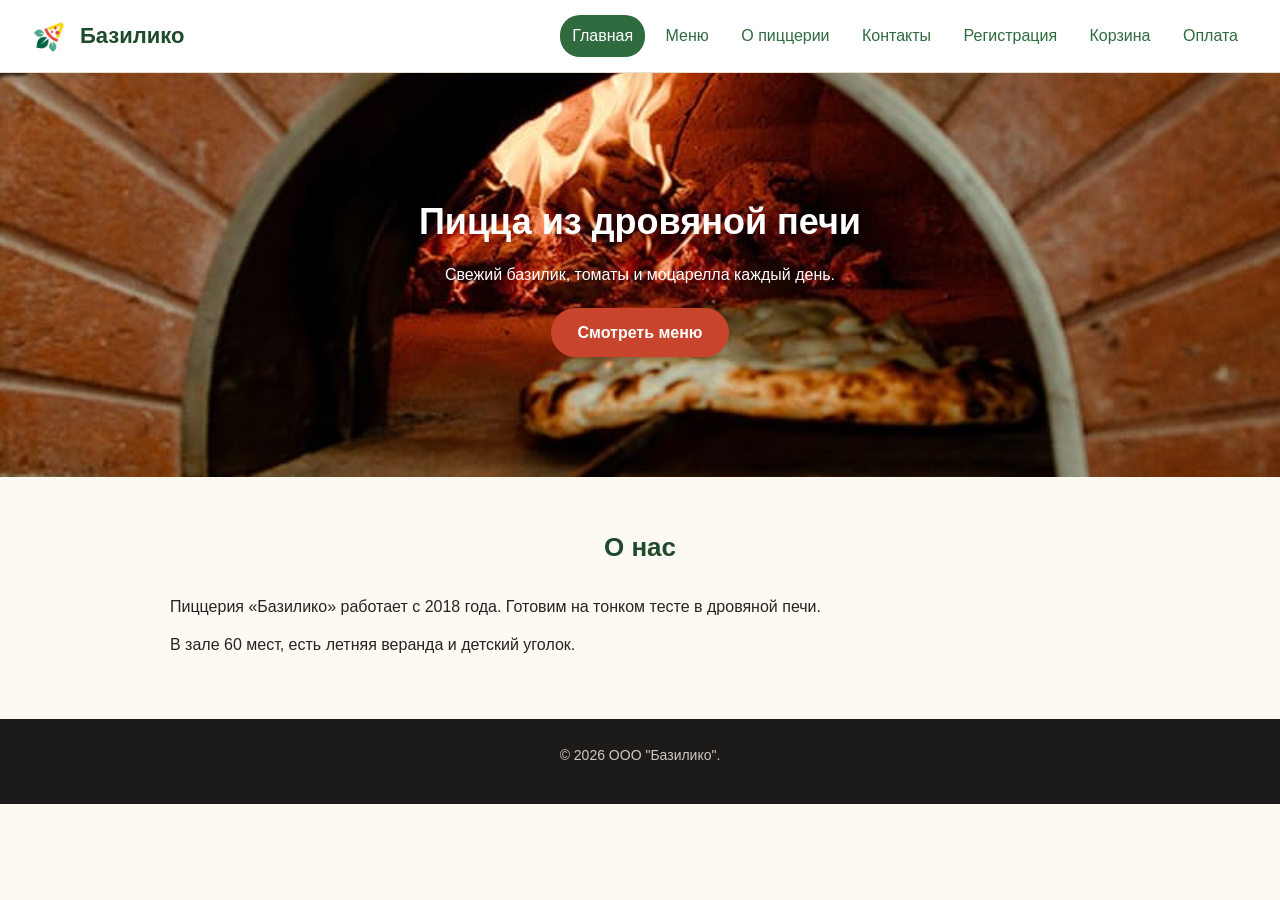
<file: index.html>
<!DOCTYPE html>
<html lang="ru">
<head>
  <meta charset="UTF-8">
  <meta name="viewport" content="width=device-width, initial-scale=1.0">
  <title>Пиццерия "Базилико" - Главная</title>
  <link rel="stylesheet" href="style.css">
</head>
<body>
  <header class="header">
    <a href="index.html" class="logo">
      <img src="img/logo.jpg" alt="Логотип Базилико">
      <span>Базилико</span>
    </a>
    <button class="burger" id="burger">☰</button>
    <nav class="menu" id="menu">
      <a href="index.html" class="active">Главная</a>
      <a href="menu.html">Меню</a>
      <a href="about.html">О пиццерии</a>
      <a href="contacts.html">Контакты</a>
      <a href="registration.html">Регистрация</a>
      <a href="cart.html">Корзина</a>
      <a href="payment.html">Оплата</a>
    </nav>
  </header>
  <section class="hero">
    <h1>Пицца из дровяной печи</h1>
    <p>Свежий базилик, томаты и моцарелла каждый день.</p>
    <a href="menu.html" class="btn">Смотреть меню</a>
  </section>
  <section class="block">
    <h2>О нас</h2>
    <p>Пиццерия «Базилико» работает с 2018 года. Готовим на тонком тесте в дровяной печи.</p>
    <p>В зале 60 мест, есть летняя веранда и детский уголок.</p>
  </section>
  <footer class="footer">
    <p>© 2026 ООО "Базилико".</p>
  </footer>
  <script src="script.js"></script>
</body>
</html>
</file>
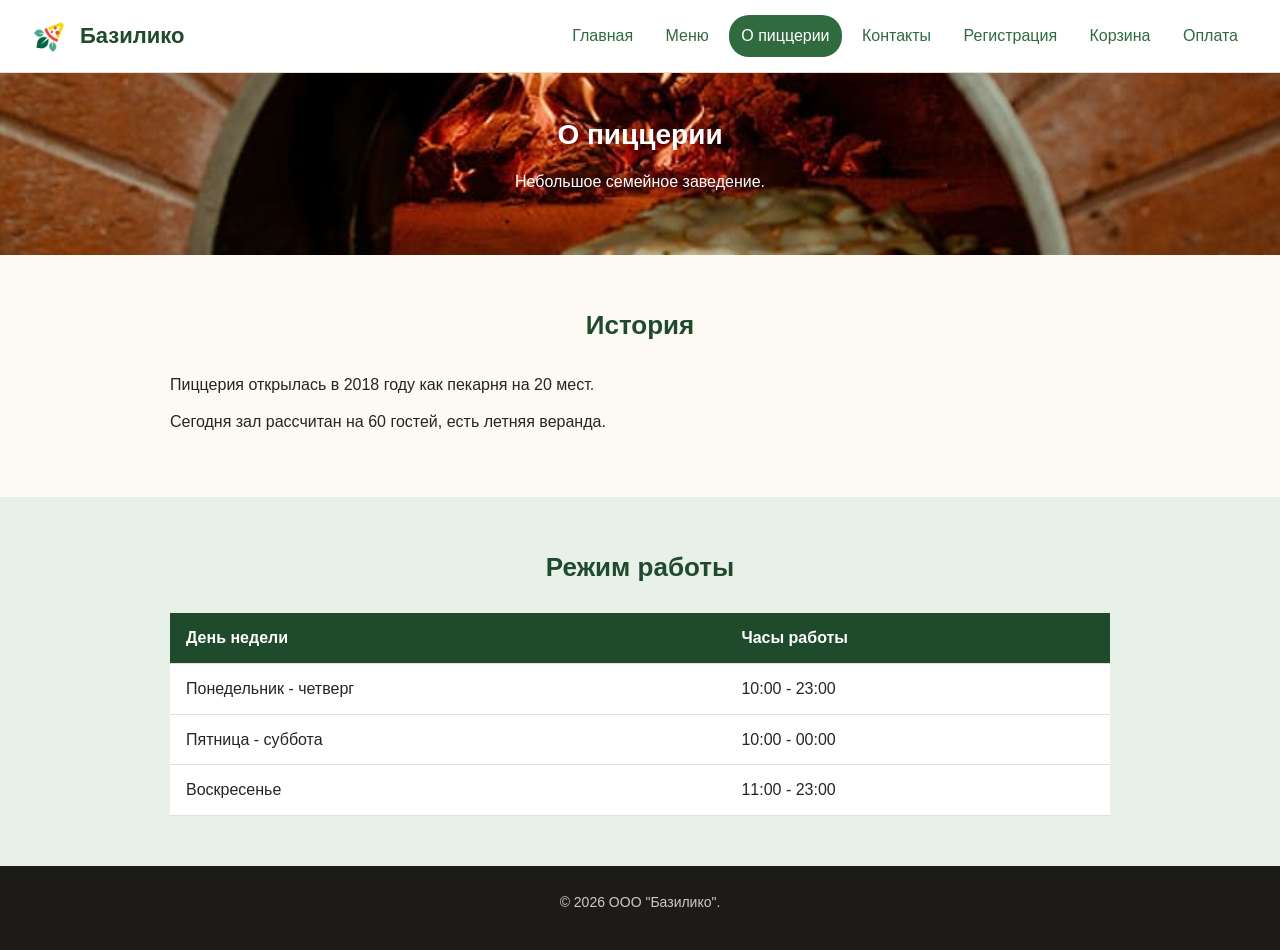
<file: about.html>
<!DOCTYPE html>
<html lang="ru">
<head>
  <meta charset="UTF-8">
  <meta name="viewport" content="width=device-width, initial-scale=1.0">
  <title>О пиццерии - "Базилико"</title>
  <link rel="stylesheet" href="style.css">
</head>
<body>
  <header class="header">
    <a href="index.html" class="logo">
      <img src="img/logo.jpg" alt="Логотип Базилико">
      <span>Базилико</span>
    </a>
    <button class="burger" id="burger">☰</button>
    <nav class="menu" id="menu">
      <a href="index.html">Главная</a>
      <a href="menu.html">Меню</a>
      <a href="about.html" class="active">О пиццерии</a>
      <a href="contacts.html">Контакты</a>
      <a href="registration.html">Регистрация</a>
      <a href="cart.html">Корзина</a>
      <a href="payment.html">Оплата</a>
    </nav>
  </header>
  <section class="hero small">
    <h1>О пиццерии</h1>
    <p>Небольшое семейное заведение.</p>
  </section>
  <section class="block">
    <h2>История</h2>
    <p>Пиццерия открылась в 2018 году как пекарня на 20 мест.</p>
    <p>Сегодня зал рассчитан на 60 гостей, есть летняя веранда.</p>
  </section>
  <section class="block gray">
    <h2>Режим работы</h2>
    <table>
      <tr>
        <th>День недели</th>
        <th>Часы работы</th>
      </tr>
      <tr>
        <td>Понедельник - четверг</td>
        <td>10:00 - 23:00</td>
      </tr>
      <tr>
        <td>Пятница - суббота</td>
        <td>10:00 - 00:00</td>
      </tr>
      <tr>
        <td>Воскресенье</td>
        <td>11:00 - 23:00</td>
      </tr>
    </table>
  </section>
  <footer class="footer">
    <p>© 2026 ООО "Базилико".</p>
  </footer>
  <script src="script.js"></script>
</body>
</html>
</file>
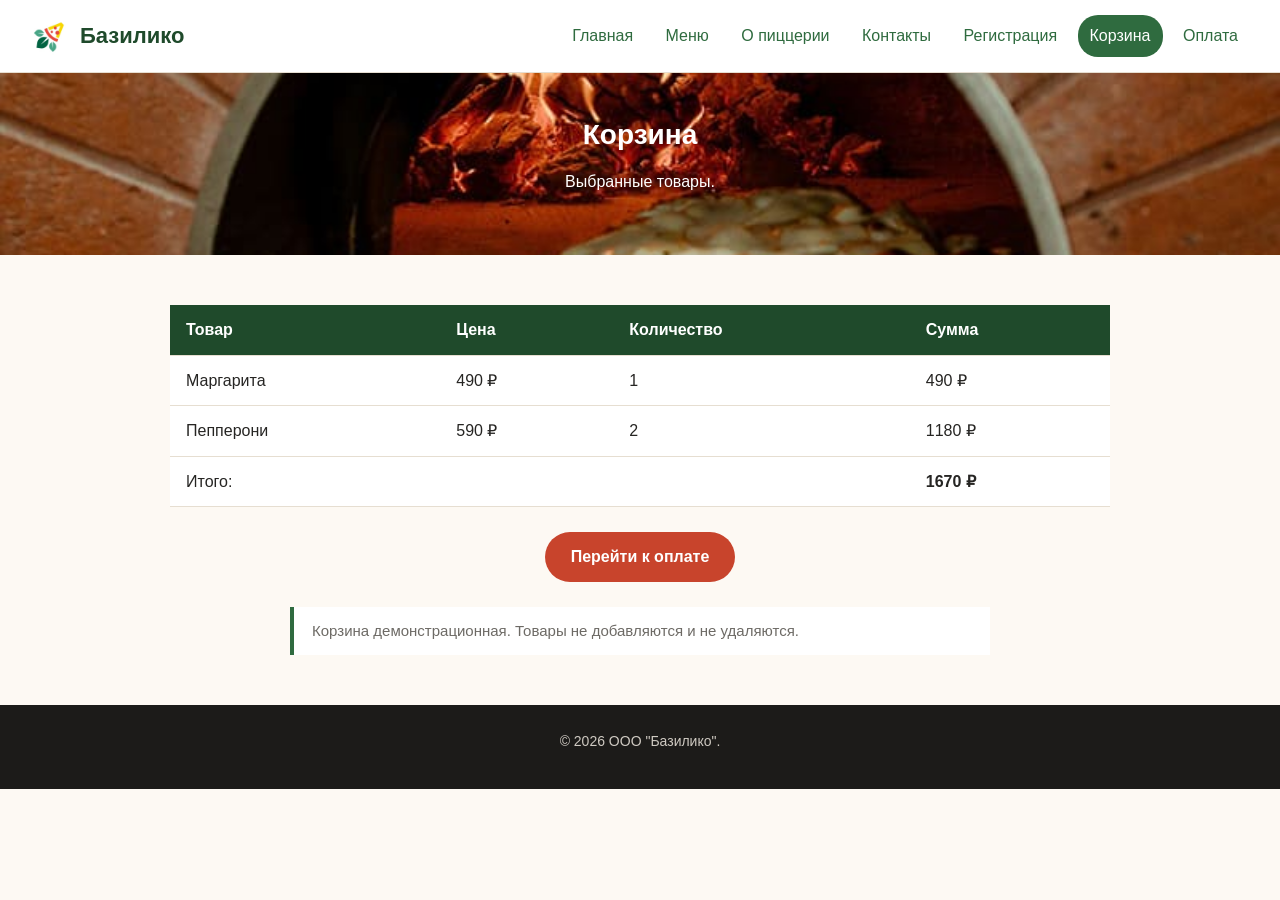
<file: cart.html>
<!DOCTYPE html>
<html lang="ru">
<head>
  <meta charset="UTF-8">
  <meta name="viewport" content="width=device-width, initial-scale=1.0">
  <title>Корзина - "Базилико"</title>
  <link rel="stylesheet" href="style.css">
</head>
<body>
  <header class="header">
    <a href="index.html" class="logo">
      <img src="img/logo.jpg" alt="Логотип Базилико">
      <span>Базилико</span>
    </a>
    <button class="burger" id="burger">☰</button>
    <nav class="menu" id="menu">
      <a href="index.html">Главная</a>
      <a href="menu.html">Меню</a>
      <a href="about.html">О пиццерии</a>
      <a href="contacts.html">Контакты</a>
      <a href="registration.html">Регистрация</a>
      <a href="cart.html" class="active">Корзина</a>
      <a href="payment.html">Оплата</a>
    </nav>
  </header>
  <section class="hero small">
    <h1>Корзина</h1>
    <p>Выбранные товары.</p>
  </section>
  <section class="block">
    <table>
      <tr>
        <th>Товар</th>
        <th>Цена</th>
        <th>Количество</th>
        <th>Сумма</th>
      </tr>
      <tr>
        <td>Маргарита</td>
        <td>490 ₽</td>
        <td>1</td>
        <td>490 ₽</td>
      </tr>
      <tr>
        <td>Пепперони</td>
        <td>590 ₽</td>
        <td>2</td>
        <td>1180 ₽</td>
      </tr>
      <tr>
        <td colspan="3">Итого:</td>
        <td><b>1670 ₽</b></td>
      </tr>
    </table>
    <p class="center">
      <a href="payment.html" class="btn">Перейти к оплате</a>
    </p>
    <p class="note">
      Корзина демонстрационная. Товары не добавляются и не удаляются.
    </p>
  </section>
  <footer class="footer">
    <p>© 2026 ООО "Базилико".</p>
  </footer>
  <script src="script.js"></script>
</body>
</html>
</file>
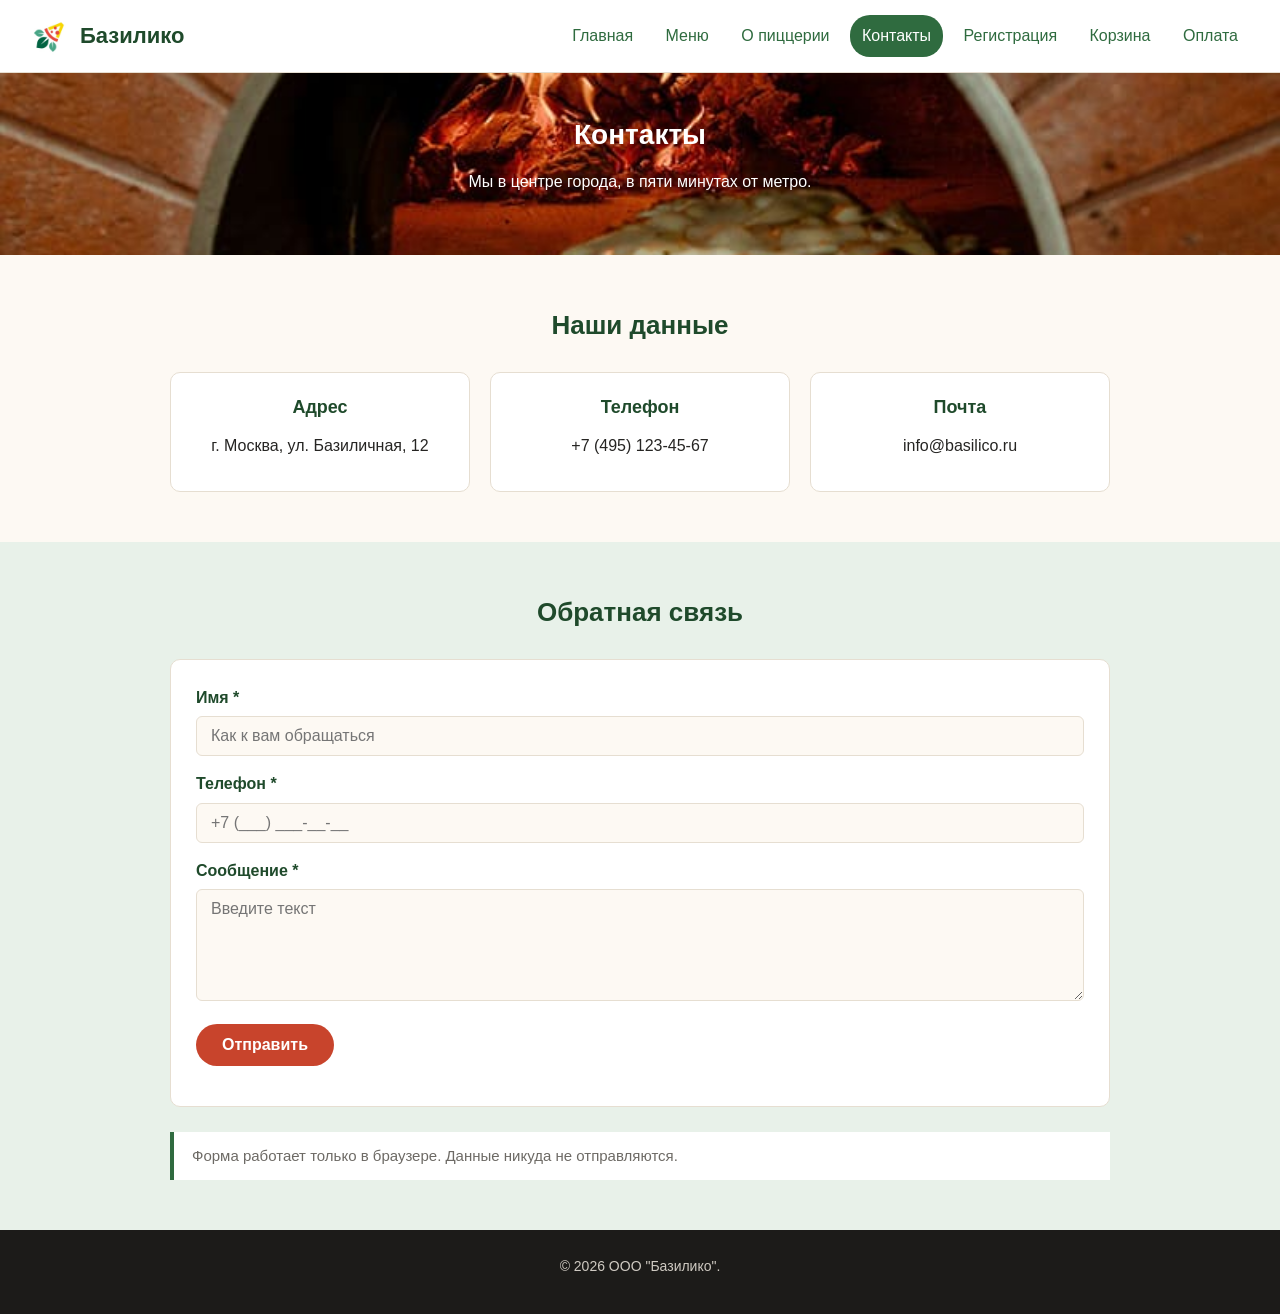
<file: contacts.html>
<!DOCTYPE html>
<html lang="ru">
<head>
  <meta charset="UTF-8">
  <meta name="viewport" content="width=device-width, initial-scale=1.0">
  <title>Контакты  "Базилико"</title>
  <link rel="stylesheet" href="style.css">
</head>
<body>
  <header class="header">
    <a href="index.html" class="logo">
      <img src="img/logo.jpg" alt="Логотип Базилико">
      <span>Базилико</span>
    </a>
    <button class="burger" id="burger">☰</button>
    <nav class="menu" id="menu">
      <a href="index.html">Главная</a>
      <a href="menu.html">Меню</a>
      <a href="about.html">О пиццерии</a>
      <a href="contacts.html" class="active">Контакты</a>
      <a href="registration.html">Регистрация</a>
      <a href="cart.html">Корзина</a>
      <a href="payment.html">Оплата</a>
    </nav>
  </header>
  <section class="hero small">
    <h1>Контакты</h1>
    <p>Мы в центре города, в пяти минутах от метро.</p>
  </section>
  <section class="block">
    <h2>Наши данные</h2>
    <div class="columns">
      <div class="box">
        <h3>Адрес</h3>
        <p>г. Москва, ул. Базиличная, 12</p>
      </div>
      <div class="box">
        <h3>Телефон</h3>
        <p>+7 (495) 123-45-67</p>
      </div>
      <div class="box">
        <h3>Почта</h3>
        <p>info@basilico.ru</p>
      </div>
    </div>
  </section>
  <section class="block gray">
    <h2>Обратная связь</h2>
    <form id="feedbackForm" class="form">
      <label for="name">Имя *</label>
      <input type="text" id="name" placeholder="Как к вам обращаться" required>
      <label for="phone">Телефон *</label>
      <input type="tel" id="phone" placeholder="+7 (___) ___-__-__" required>
      <label for="message">Сообщение *</label>
      <textarea id="message" rows="5" placeholder="Введите текст" required></textarea>
      <button type="submit" class="btn">Отправить</button>
      <p id="formResult" class="result"></p>
    </form>
    <p class="note">
      Форма работает только в браузере. Данные никуда не отправляются.
    </p>
  </section>
  <footer class="footer">
    <p>© 2026 ООО "Базилико".</p>
  </footer>
  <script src="script.js"></script>
</body>
</html>
</file>
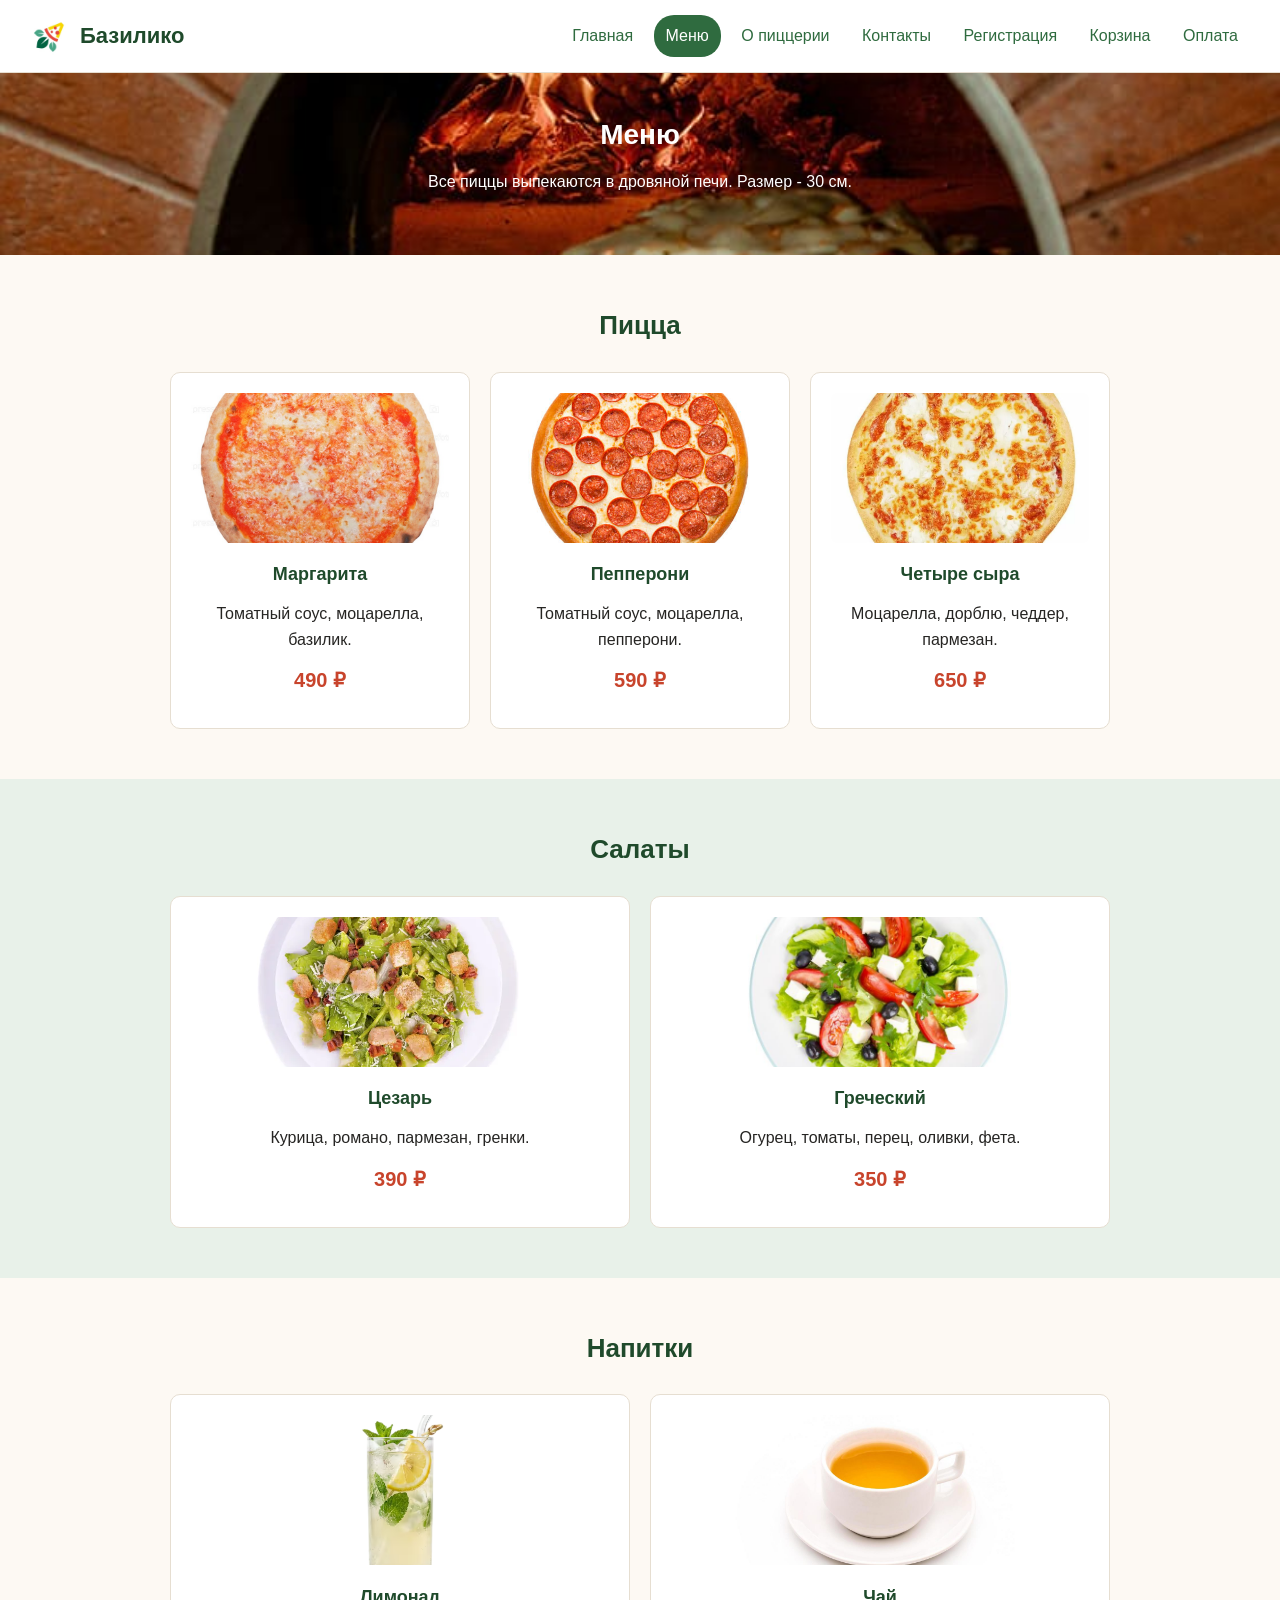
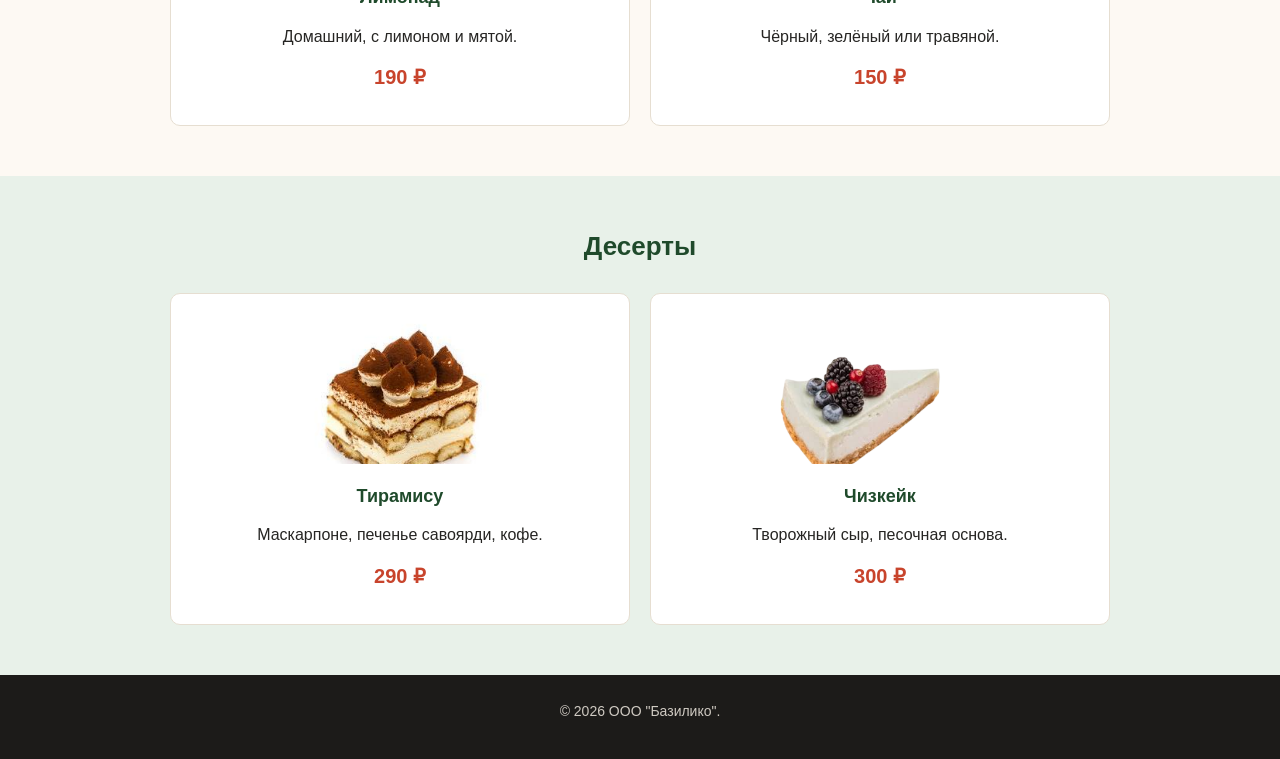
<file: menu.html>
<!DOCTYPE html>
<html lang="ru">
<head>
  <meta charset="UTF-8">
  <meta name="viewport" content="width=device-width, initial-scale=1.0">
  <title>Меню - "Базилико"</title>
  <link rel="stylesheet" href="style.css">
</head>
<body>
  <header class="header">
    <a href="index.html" class="logo">
      <img src="img/logo.jpg" alt="Логотип Базилико">
      <span>Базилико</span>
    </a>
    <button class="burger" id="burger">☰</button>
    <nav class="menu" id="menu">
      <a href="index.html">Главная</a>
      <a href="menu.html" class="active">Меню</a>
      <a href="about.html">О пиццерии</a>
      <a href="contacts.html">Контакты</a>
      <a href="registration.html">Регистрация</a>
      <a href="cart.html">Корзина</a>
      <a href="payment.html">Оплата</a>
    </nav>
  </header>

  <section class="hero small">
    <h1>Меню</h1>
    <p>Все пиццы выпекаются в дровяной печи. Размер - 30 см.</p>
  </section>

  <section class="block">
    <h2>Пицца</h2>
    <div class="columns">
      <div class="box">
        <img src="img/margherita.jpg" alt="Пицца Маргарита" class="dish-img">
        <h3>Маргарита</h3>
        <p>Томатный соус, моцарелла, базилик.</p>
        <p class="price">490 ₽</p>
      </div>
      <div class="box">
        <img src="img/pepperoni.jpg" alt="Пицца Пепперони" class="dish-img">
        <h3>Пепперони</h3>
        <p>Томатный соус, моцарелла, пепперони.</p>
        <p class="price">590 ₽</p>
      </div>
      <div class="box">
        <img src="img/four-cheese.jpg" alt="Пицца Четыре сыра" class="dish-img">
        <h3>Четыре сыра</h3>
        <p>Моцарелла, дорблю, чеддер, пармезан.</p>
        <p class="price">650 ₽</p>
      </div>
    </div>
  </section>

  <section class="block gray">
    <h2>Салаты</h2>
    <div class="columns">
      <div class="box">
        <img src="img/caesar.jpg" alt="Салат Цезарь" class="dish-img">
        <h3>Цезарь</h3>
        <p>Курица, романо, пармезан, гренки.</p>
        <p class="price">390 ₽</p>
      </div>
      <div class="box">
        <img src="img/greek.jpg" alt="Салат Греческий" class="dish-img">
        <h3>Греческий</h3>
        <p>Огурец, томаты, перец, оливки, фета.</p>
        <p class="price">350 ₽</p>
      </div>
    </div>
  </section>

  <section class="block">
    <h2>Напитки</h2>
    <div class="columns">
      <div class="box">
        <img src="img/lemonade.jpg" alt="Лимонад домашний" class="dish-img">
        <h3>Лимонад</h3>
        <p>Домашний, с лимоном и мятой.</p>
        <p class="price">190 ₽</p>
      </div>
      <div class="box">
        <img src="img/tea.jpg" alt="Чай листовой" class="dish-img">
        <h3>Чай</h3>
        <p>Чёрный, зелёный или травяной.</p>
        <p class="price">150 ₽</p>
      </div>
    </div>
  </section>
  <section class="block gray">
  <h2>Десерты</h2>
  <div class="columns">
    <div class="box">
      <img src="img/tiramisu.jpg" alt="Тирамису" class="dish-img">
      <h3>Тирамису</h3>
      <p>Маскарпоне, печенье савоярди, кофе.</p>
      <p class="price">290 ₽</p>
    </div>
    <div class="box">
      <img src="img/cheesecake.jpg" alt="Чизкейк" class="dish-img">
      <h3>Чизкейк</h3>
      <p>Творожный сыр, песочная основа.</p>
      <p class="price">300 ₽</p>
    </div>
  </div>
</section>
  <footer class="footer">
    <p>© 2026 ООО "Базилико".</p>
  </footer>
  <script src="script.js"></script>
</body>
</html>
</file>
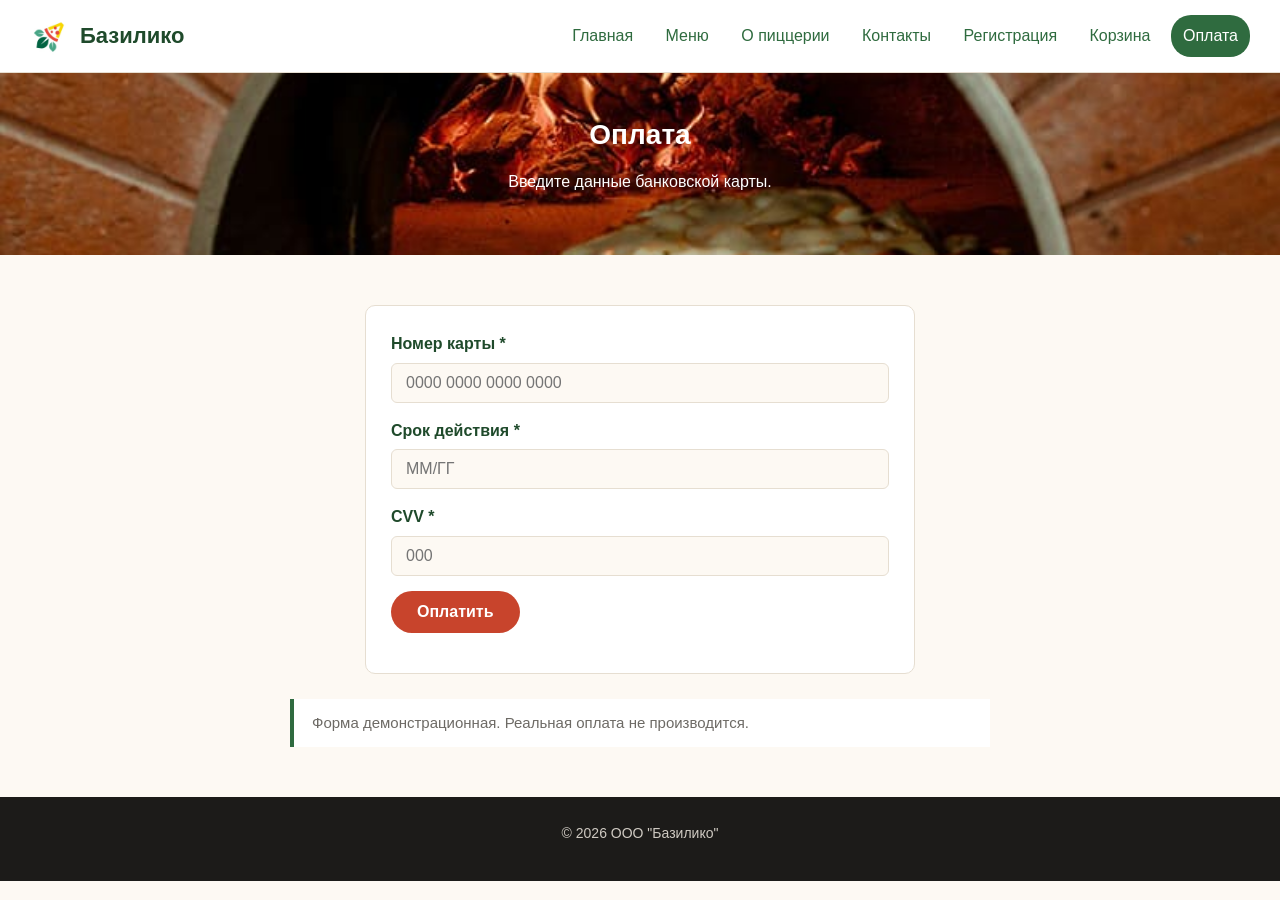
<file: payment.html>
<!DOCTYPE html>
<html lang="ru">
<head>
  <meta charset="UTF-8">
  <meta name="viewport" content="width=device-width, initial-scale=1.0">
  <title>Оплата - "Базилико"</title>
  <link rel="stylesheet" href="style.css">
</head>
<body>
  <header class="header">
    <a href="index.html" class="logo">
      <img src="img/logo.jpg" alt="Логотип Базилико">
      <span>Базилико</span>
    </a>
    <button class="burger" id="burger">☰</button>
    <nav class="menu" id="menu">
      <a href="index.html">Главная</a>
      <a href="menu.html">Меню</a>
      <a href="about.html">О пиццерии</a>
      <a href="contacts.html">Контакты</a>
      <a href="registration.html">Регистрация</a>
      <a href="cart.html">Корзина</a>
      <a href="payment.html" class="active">Оплата</a>
    </nav>
  </header>
  <section class="hero small">
    <h1>Оплата</h1>
    <p>Введите данные банковской карты.</p>
  </section>
  <section class="block">
    <form id="paymentForm" class="form">
      <label for="card">Номер карты *</label>
      <input type="text" id="card" placeholder="0000 0000 0000 0000" required>

      <label for="date">Срок действия *</label>
      <input type="text" id="date" placeholder="ММ/ГГ" required>

      <label for="cvv">CVV *</label>
      <input type="text" id="cvv" placeholder="000" required>

      <button type="submit" class="btn">Оплатить</button>

      <p id="paymentResult" class="result"></p>
    </form>

    <p class="note">
      Форма демонстрационная. Реальная оплата не производится.
    </p>
  </section>
  <footer class="footer">
    <p>© 2026 ООО "Базилико"</p>
  </footer>
  <script src="script.js"></script>
</body>
</html>
</file>
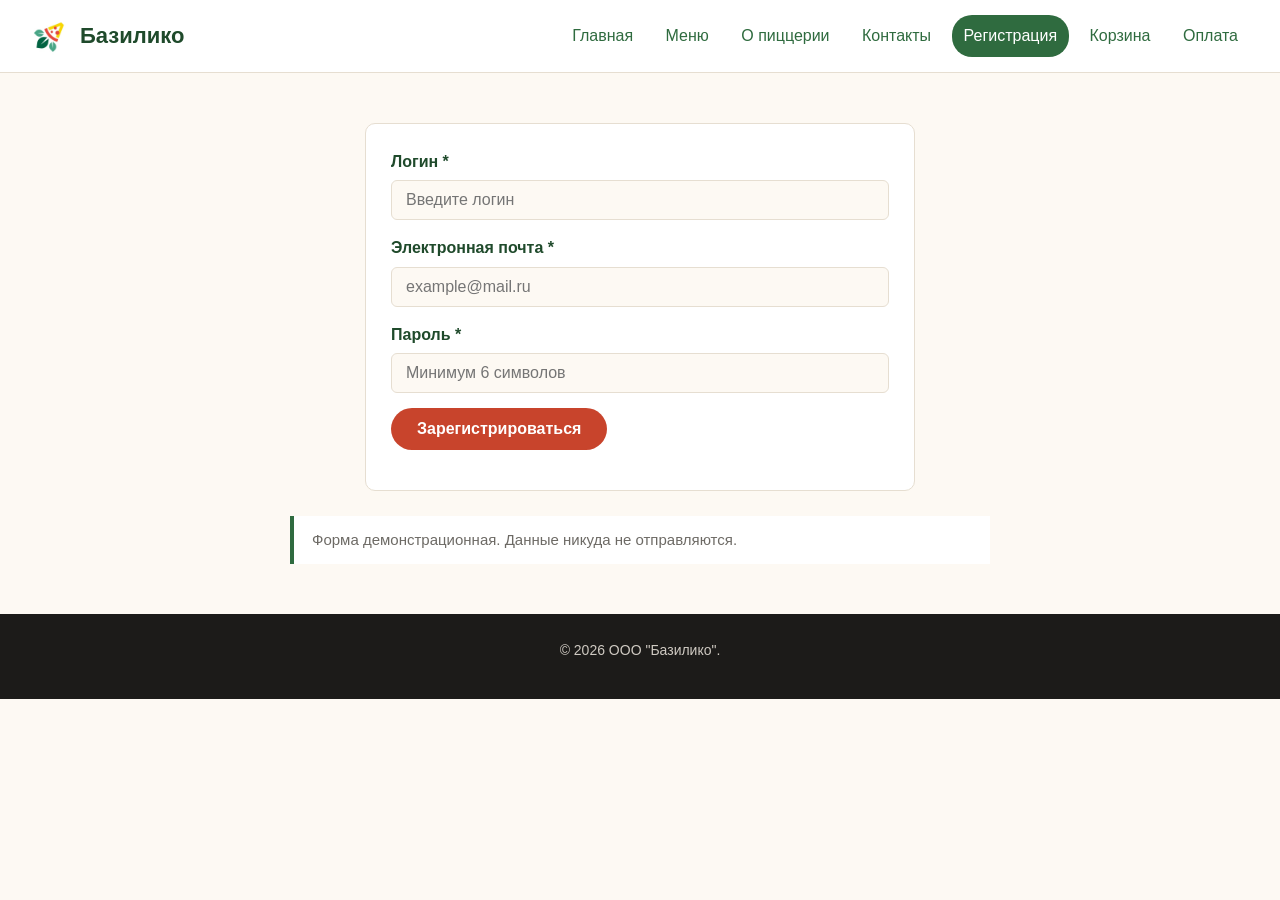
<file: registration.html>
<!DOCTYPE html>
<html lang="ru">
<head>
  <meta charset="UTF-8">
  <meta name="viewport" content="width=device-width, initial-scale=1.0">
  <title>Регистрация - "Базилико"</title>
  <link rel="stylesheet" href="style.css">
</head>
<body>
  <header class="header">
    <a href="index.html" class="logo">
      <img src="img/logo.jpg" alt="Логотип Базилико">
      <span>Базилико</span>
    </a>
    <button class="burger" id="burger">☰</button>
    <nav class="menu" id="menu">
      <a href="index.html">Главная</a>
      <a href="menu.html">Меню</a>
      <a href="about.html">О пиццерии</a>
      <a href="contacts.html">Контакты</a>
      <a href="registration.html" class="active">Регистрация</a>
      <a href="cart.html">Корзина</a>
      <a href="payment.html">Оплата</a>
    </nav>
  </header>
  <section class="block">
    <form id="registrationForm" class="form">
      <label for="login">Логин *</label>
      <input type="text" id="login" placeholder="Введите логин" required>
      <label for="email">Электронная почта *</label>
      <input type="email" id="email" placeholder="example@mail.ru" required>
      <label for="password">Пароль *</label>
      <input type="password" id="password" placeholder="Минимум 6 символов" required>
      <button type="submit" class="btn">Зарегистрироваться</button>
      <p id="registrationResult" class="result"></p>
    </form>
    <p class="note">
      Форма демонстрационная. Данные никуда не отправляются.
    </p>
  </section>
  <footer class="footer">
    <p>© 2026 ООО "Базилико".</p>
  </footer>
  <script src="script.js"></script>
</body>
</html>
</file>
<file: style.css>
* {
  margin: 0;
  padding: 0;
  box-sizing: border-box;
}

body {
  font-family: Arial, sans-serif;
  font-size: 16px;
  line-height: 1.6;
  color: #262523;
  background-color: #fdf9f3;
}

h1, h2, h3 {
  margin-bottom: 12px;
}

p {
  margin-bottom: 12px;
}

a {
  color: #2f6b3f;
  text-decoration: none;
}

a:hover {
  color: #c8442c;
}

.header {
  display: flex;
  justify-content: space-between;
  align-items: center;
  flex-wrap: wrap;
  padding: 15px 30px;
  background-color: #ffffff;
  border-bottom: 1px solid #e6ded1;
}

.logo {
  display: flex;
  align-items: center;
  gap: 10px;
  font-size: 22px;
  font-weight: bold;
  color: #1f4a2b;
}

.logo img {
  height: 40px;
  width: auto;
  display: block;
}

.menu a {
  display: inline-block;
  padding: 8px 12px;
  margin-left: 4px;
  border-radius: 20px;
}

.menu a:hover {
  background-color: #e8f1e9;
}

.menu a.active {
  background-color: #2f6b3f;
  color: #ffffff;
}

.burger {
  display: none;
  font-size: 22px;
  padding: 6px 12px;
  background-color: #ffffff;
  border: 1px solid #e6ded1;
  border-radius: 8px;
  cursor: pointer;
}

.hero {
  padding: 120px 30px;
  text-align: center;
  color: #ffffff;
  background-image: url("img/hero.jpg");
  background-size: cover;
  background-position: center;
}

.hero h1 {
  font-size: 36px;
}

.hero p {
  max-width: 600px;
  margin: 0 auto 20px;
}

.hero.small {
  padding: 40px 30px;
}

.hero.small h1 {
  font-size: 28px;
}

.btn {
  display: inline-block;
  padding: 12px 26px;
  background-color: #c8442c;
  color: #ffffff;
  border: none;
  border-radius: 30px;
  font-size: 16px;
  font-weight: bold;
  cursor: pointer;
}

.btn:hover {
  background-color: #a5341f;
  color: #ffffff;
}

.block {
  padding: 50px 30px;
  max-width: 1000px;
  margin: 0 auto;
}

.block h2 {
  text-align: center;
  font-size: 26px;
  margin-bottom: 25px;
  color: #1f4a2b;
}

.block.gray {
  max-width: 100%;
  background-color: #e8f1e9;
}

.block.gray > * {
  max-width: 940px;
  margin-left: auto;
  margin-right: auto;
}

.columns {
  display: flex;
  flex-wrap: wrap;
  gap: 20px;
}

.box {
  flex: 1 1 220px;
  padding: 20px;
  background-color: #ffffff;
  border: 1px solid #e6ded1;
  border-radius: 10px;
  text-align: center;
}

.box h3 {
  color: #1f4a2b;
  font-size: 18px;
}

.dish-img {
  width: 100%;
  height: 150px;
  object-fit: cover;
  border-radius: 8px;
  margin-bottom: 10px;
}

.price {
  font-size: 20px;
  font-weight: bold;
  color: #c8442c;
}

.center {
  text-align: center;
  margin-top: 25px;
}

table {
  width: 100%;
  border-collapse: collapse;
  background-color: #ffffff;
}

table th,
table td {
  padding: 12px 16px;
  text-align: left;
  border-bottom: 1px solid #e6ded1;
}

table th {
  background-color: #1f4a2b;
  color: #ffffff;
}

.form {
  max-width: 550px;
  margin: 0 auto;
  padding: 25px;
  background-color: #ffffff;
  border: 1px solid #e6ded1;
  border-radius: 10px;
}

.form label {
  display: block;
  margin-bottom: 6px;
  font-weight: bold;
  color: #1f4a2b;
}

.form input,
.form textarea {
  width: 100%;
  padding: 10px 14px;
  margin-bottom: 15px;
  font-family: inherit;
  font-size: 16px;
  border: 1px solid #e6ded1;
  border-radius: 6px;
  background-color: #fdf9f3;
}

.form input.error,
.form textarea.error {
  border-color: #c8442c;
  background-color: #fdf1ef;
}

.result {
  margin-top: 15px;
  font-weight: bold;
}

.result.ok {
  color: #2f6b3f;
}

.result.bad {
  color: #c8442c;
}

.note {
  max-width: 700px;
  margin: 25px auto 0;
  padding: 12px 18px;
  border-left: 4px solid #2f6b3f;
  background-color: #ffffff;
  color: #6d6a65;
  font-size: 15px;
}

.footer {
  padding: 25px;
  text-align: center;
  background-color: #1c1b19;
  color: #cfcac2;
  font-size: 14px;
}

@media (max-width: 800px) {

  .burger {
    display: block;
  }

  .menu {
    display: none;
    width: 100%;
    margin-top: 10px;
    text-align: center;
  }

  .menu.open {
    display: block;
  }

  .menu a {
    display: block;
    margin: 4px 0;
  }

  .hero h1 {
    font-size: 26px;
  }

  .block {
    padding: 35px 20px;
  }
}
</file>
